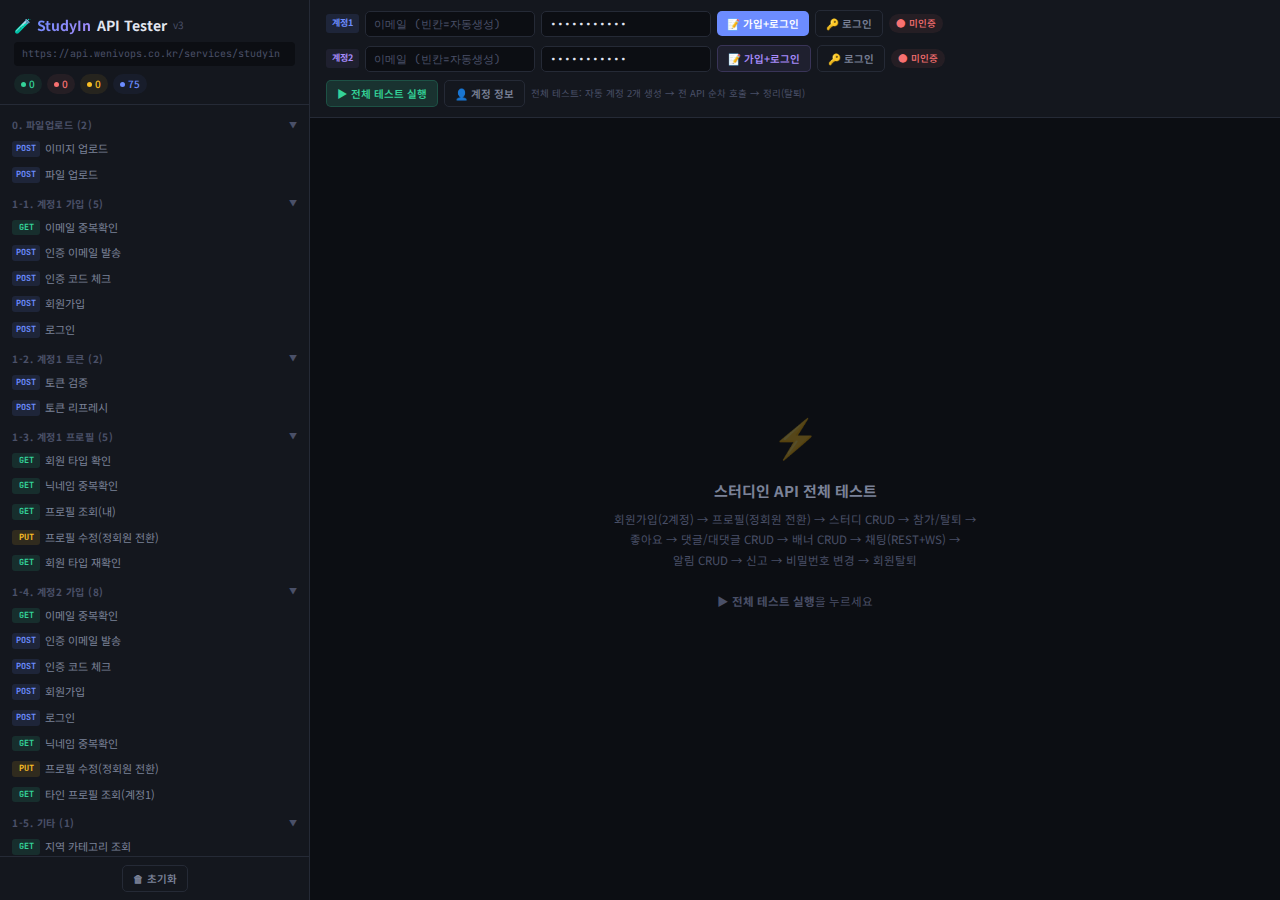
<file: index2.html>
<!doctype html>
<html lang="ko">
  <head>
    <meta charset="UTF-8" />
    <meta name="viewport" content="width=device-width, initial-scale=1.0" />
    <title>스터디인 API 테스터 v3</title>
    <link href="https://fonts.googleapis.com/css2?family=Noto+Sans+KR:wght@300;400;500;700;900&family=JetBrains+Mono:wght@400;500;700&display=swap" rel="stylesheet" />
    <style>
      :root {
        --bg: #0c0e13;
        --surface: #14171e;
        --surface2: #1a1e28;
        --border: #252a36;
        --border-hover: #3a4158;
        --text: #e2e6f0;
        --text-dim: #7b8298;
        --text-muted: #4a5068;
        --accent: #6c8cff;
        --accent-dim: #4a6ae0;
        --green: #34d399;
        --green-bg: rgba(52, 211, 153, 0.08);
        --red: #f87171;
        --red-bg: rgba(248, 113, 113, 0.08);
        --yellow: #fbbf24;
        --yellow-bg: rgba(251, 191, 36, 0.08);
        --purple: #a78bfa;
        --purple-bg: rgba(167, 139, 250, 0.08);
        --blue-bg: rgba(108, 140, 255, 0.06);
      }
      * {
        margin: 0;
        padding: 0;
        box-sizing: border-box;
      }
      body {
        font-family: "Noto Sans KR", sans-serif;
        background: var(--bg);
        color: var(--text);
        line-height: 1.6;
        min-height: 100vh;
      }
      .app {
        display: flex;
        height: 100vh;
        overflow: hidden;
      }

      .sidebar {
        width: 310px;
        min-width: 310px;
        background: var(--surface);
        border-right: 1px solid var(--border);
        display: flex;
        flex-direction: column;
        overflow: hidden;
      }
      .sidebar-header {
        padding: 14px 14px 10px;
        border-bottom: 1px solid var(--border);
      }
      .sidebar-header h1 {
        font-size: 14px;
        font-weight: 700;
        display: flex;
        align-items: center;
        gap: 6px;
      }
      .sidebar-header h1 span {
        background: linear-gradient(135deg, var(--accent), #a78bfa);
        -webkit-background-clip: text;
        -webkit-text-fill-color: transparent;
      }
      .base-url-box {
        font-family: "JetBrains Mono", monospace;
        font-size: 10px;
        color: var(--text-muted);
        margin-top: 6px;
        padding: 4px 8px;
        background: var(--bg);
        border-radius: 4px;
        word-break: break-all;
      }
      .sidebar-stats {
        display: flex;
        gap: 5px;
        margin-top: 8px;
        flex-wrap: wrap;
      }
      .stat-chip {
        font-size: 10px;
        font-weight: 500;
        padding: 2px 7px;
        border-radius: 100px;
        display: flex;
        align-items: center;
        gap: 3px;
      }
      .stat-chip.pass {
        background: var(--green-bg);
        color: var(--green);
      }
      .stat-chip.fail {
        background: var(--red-bg);
        color: var(--red);
      }
      .stat-chip.skip {
        background: var(--yellow-bg);
        color: var(--yellow);
      }
      .stat-chip.pending {
        background: var(--blue-bg);
        color: var(--accent);
      }
      .stat-chip .dot {
        width: 5px;
        height: 5px;
        border-radius: 50%;
        background: currentColor;
      }

      .api-list {
        flex: 1;
        overflow-y: auto;
        padding: 4px;
      }
      .api-list::-webkit-scrollbar {
        width: 3px;
      }
      .api-list::-webkit-scrollbar-thumb {
        background: var(--border);
        border-radius: 3px;
      }
      .api-group-title {
        font-size: 10px;
        font-weight: 700;
        color: var(--text-muted);
        text-transform: uppercase;
        letter-spacing: 0.05em;
        padding: 8px 8px 3px;
        cursor: pointer;
        display: flex;
        align-items: center;
        justify-content: space-between;
        user-select: none;
      }
      .api-group-title:hover {
        color: var(--text-dim);
      }
      .api-group-title .chv {
        transition: transform 0.2s;
        font-size: 8px;
      }
      .api-group-title.collapsed .chv {
        transform: rotate(-90deg);
      }
      .api-group-items {
        overflow: hidden;
      }
      .api-group-title.collapsed + .api-group-items {
        display: none;
      }
      .api-item {
        display: flex;
        align-items: center;
        gap: 5px;
        padding: 4px 8px;
        border-radius: 5px;
        cursor: pointer;
        font-size: 11px;
        color: var(--text-dim);
        transition: all 0.12s;
      }
      .api-item:hover {
        background: var(--surface2);
        color: var(--text);
      }
      .api-item.active {
        background: var(--blue-bg);
        color: var(--accent);
      }
      .api-item .method {
        font-family: "JetBrains Mono", monospace;
        font-size: 8.5px;
        font-weight: 700;
        padding: 1px 4px;
        border-radius: 3px;
        min-width: 28px;
        text-align: center;
        flex-shrink: 0;
      }
      .method-GET {
        background: rgba(52, 211, 153, 0.12);
        color: var(--green);
      }
      .method-POST {
        background: rgba(108, 140, 255, 0.12);
        color: var(--accent);
      }
      .method-PUT {
        background: rgba(251, 191, 36, 0.12);
        color: var(--yellow);
      }
      .method-DELETE {
        background: rgba(248, 113, 113, 0.12);
        color: var(--red);
      }
      .method-WS {
        background: var(--purple-bg);
        color: var(--purple);
      }
      .api-item .sdot {
        width: 6px;
        height: 6px;
        border-radius: 50%;
        margin-left: auto;
        flex-shrink: 0;
      }
      .sdot.pass {
        background: var(--green);
      }
      .sdot.fail {
        background: var(--red);
      }
      .sdot.warn {
        background: var(--yellow);
      }
      .sdot.skip {
        background: var(--text-muted);
      }

      .bottom-bar {
        padding: 8px 12px;
        border-top: 1px solid var(--border);
        background: var(--surface);
        display: flex;
        gap: 6px;
        justify-content: center;
      }

      .main {
        flex: 1;
        display: flex;
        flex-direction: column;
        overflow: hidden;
      }

      /* Toolbar */
      .toolbar {
        padding: 10px 16px;
        border-bottom: 1px solid var(--border);
        background: var(--surface);
        display: flex;
        flex-direction: column;
        gap: 8px;
      }
      .toolbar-row {
        display: flex;
        align-items: center;
        gap: 6px;
        flex-wrap: wrap;
      }
      .toolbar input {
        font-family: "JetBrains Mono", monospace;
        font-size: 11px;
        padding: 5px 8px;
        background: var(--bg);
        border: 1px solid var(--border);
        border-radius: 5px;
        color: var(--text);
        outline: none;
        width: 170px;
      }
      .toolbar input:focus {
        border-color: var(--accent);
      }
      .toolbar input::placeholder {
        color: var(--text-muted);
      }
      .acct-tag {
        font-size: 9px;
        font-weight: 700;
        padding: 2px 6px;
        border-radius: 3px;
        flex-shrink: 0;
      }
      .acct-tag.a1 {
        background: rgba(108, 140, 255, 0.12);
        color: var(--accent);
      }
      .acct-tag.a2 {
        background: var(--purple-bg);
        color: var(--purple);
      }
      .token-status {
        font-size: 9.5px;
        padding: 2px 7px;
        border-radius: 100px;
        font-weight: 500;
        display: flex;
        align-items: center;
        gap: 3px;
        white-space: nowrap;
      }
      .token-status.ok {
        background: var(--green-bg);
        color: var(--green);
      }
      .token-status.no {
        background: var(--red-bg);
        color: var(--red);
      }

      .btn {
        font-family: "Noto Sans KR", sans-serif;
        font-size: 10.5px;
        font-weight: 600;
        padding: 5px 10px;
        border: none;
        border-radius: 5px;
        cursor: pointer;
        display: flex;
        align-items: center;
        gap: 4px;
        transition: all 0.12s;
        white-space: nowrap;
      }
      .btn-primary {
        background: var(--accent);
        color: #fff;
      }
      .btn-primary:hover {
        background: var(--accent-dim);
      }
      .btn-primary:disabled,
      .btn-success:disabled,
      .btn-purple:disabled {
        opacity: 0.4;
        cursor: not-allowed;
      }
      .btn-outline {
        background: transparent;
        color: var(--text-dim);
        border: 1px solid var(--border);
      }
      .btn-outline:hover {
        border-color: var(--border-hover);
        color: var(--text);
      }
      .btn-success {
        background: rgba(52, 211, 153, 0.15);
        color: var(--green);
        border: 1px solid rgba(52, 211, 153, 0.2);
      }
      .btn-success:hover {
        background: rgba(52, 211, 153, 0.25);
      }
      .btn-purple {
        background: var(--purple-bg);
        color: var(--purple);
        border: 1px solid rgba(167, 139, 250, 0.2);
      }
      .btn-purple:hover {
        background: rgba(167, 139, 250, 0.18);
      }

      /* Account Info Panel */
      .acct-panel {
        border-top: 1px solid var(--border);
        background: var(--surface);
        max-height: 350px;
        overflow-y: auto;
        transition: max-height 0.3s;
      }
      .acct-panel.hidden {
        max-height: 0;
        border-top: none;
        overflow: hidden;
      }
      .acct-panel-header {
        display: flex;
        align-items: center;
        justify-content: space-between;
        padding: 8px 16px;
        cursor: pointer;
        user-select: none;
        font-size: 11px;
        font-weight: 600;
        color: var(--text-dim);
      }
      .acct-panel-header:hover {
        color: var(--text);
      }
      .acct-panel-body {
        padding: 0 16px 10px;
        display: flex;
        gap: 12px;
        flex-wrap: wrap;
      }
      .acct-card {
        background: var(--bg);
        border: 1px solid var(--border);
        border-radius: 8px;
        padding: 10px 14px;
        min-width: 280px;
        flex: 1;
      }
      .acct-card h4 {
        font-size: 11px;
        font-weight: 700;
        margin-bottom: 6px;
        display: flex;
        align-items: center;
        gap: 6px;
      }
      .acct-card .info-row {
        font-family: "JetBrains Mono", monospace;
        font-size: 10.5px;
        color: var(--text-dim);
        padding: 2px 0;
        display: flex;
        gap: 8px;
      }
      .acct-card .info-row .lbl {
        color: var(--text-muted);
        min-width: 60px;
      }
      .acct-card .info-row .val {
        word-break: break-all;
        color: var(--text-dim);
      }
      .acct-card .token-val {
        font-size: 9.5px;
        color: var(--text-muted);
        word-break: break-all;
        max-height: 40px;
        overflow-y: auto;
        background: var(--surface);
        padding: 4px 6px;
        border-radius: 4px;
        margin-top: 4px;
      }

      /* Results */
      .results-area {
        flex: 1;
        overflow-y: auto;
        padding: 16px;
      }
      .results-area::-webkit-scrollbar {
        width: 4px;
      }
      .results-area::-webkit-scrollbar-thumb {
        background: var(--border);
        border-radius: 3px;
      }

      .welcome {
        display: flex;
        flex-direction: column;
        align-items: center;
        justify-content: center;
        height: 100%;
        text-align: center;
        color: var(--text-muted);
      }
      .welcome .icon {
        font-size: 38px;
        margin-bottom: 12px;
        opacity: 0.3;
      }
      .welcome h2 {
        font-size: 15px;
        color: var(--text-dim);
        margin-bottom: 6px;
      }
      .welcome p {
        font-size: 11.5px;
        max-width: 420px;
        line-height: 1.8;
      }

      .result-card {
        background: var(--surface);
        border: 1px solid var(--border);
        border-radius: 8px;
        margin-bottom: 6px;
        overflow: hidden;
        animation: si 0.18s ease-out;
      }
      @keyframes si {
        from {
          opacity: 0;
          transform: translateY(4px);
        }
        to {
          opacity: 1;
          transform: translateY(0);
        }
      }
      .result-header {
        display: flex;
        align-items: center;
        gap: 6px;
        padding: 8px 12px;
        cursor: pointer;
        user-select: none;
      }
      .result-header:hover {
        background: var(--surface2);
      }
      .result-header .method {
        font-family: "JetBrains Mono", monospace;
        font-size: 9px;
        font-weight: 700;
        padding: 2px 5px;
        border-radius: 3px;
      }
      .result-header .aname {
        font-size: 10.5px;
        color: var(--text-dim);
        max-width: 130px;
        overflow: hidden;
        text-overflow: ellipsis;
        white-space: nowrap;
        flex-shrink: 0;
      }
      .result-header .path {
        font-family: "JetBrains Mono", monospace;
        font-size: 10.5px;
        color: var(--text-muted);
        flex: 1;
        overflow: hidden;
        text-overflow: ellipsis;
        white-space: nowrap;
      }
      .result-header .sbadge {
        font-family: "JetBrains Mono", monospace;
        font-size: 10px;
        font-weight: 700;
        padding: 2px 7px;
        border-radius: 100px;
      }
      .s2xx {
        background: var(--green-bg);
        color: var(--green);
      }
      .s4xx {
        background: var(--yellow-bg);
        color: var(--yellow);
      }
      .s5xx {
        background: var(--red-bg);
        color: var(--red);
      }
      .serr {
        background: var(--red-bg);
        color: var(--red);
      }
      .sskip {
        background: var(--yellow-bg);
        color: var(--yellow);
      }
      .result-header .time {
        font-family: "JetBrains Mono", monospace;
        font-size: 9.5px;
        color: var(--text-muted);
      }
      .result-body {
        padding: 10px 12px;
        display: none;
      }
      .result-body.open {
        display: block;
      }
      .result-body pre {
        font-family: "JetBrains Mono", monospace;
        font-size: 10.5px;
        line-height: 1.5;
        color: var(--text-dim);
        white-space: pre-wrap;
        word-break: break-all;
        max-height: 300px;
        overflow-y: auto;
        padding: 8px;
        background: var(--bg);
        border-radius: 5px;
        border: 1px solid var(--border);
      }
      .result-body .lbl {
        font-size: 9.5px;
        font-weight: 600;
        color: var(--text-muted);
        text-transform: uppercase;
        letter-spacing: 0.05em;
        margin: 8px 0 3px;
      }
      .result-body .lbl:first-child {
        margin-top: 0;
      }
      .rnote {
        font-size: 10.5px;
        color: var(--text-dim);
        padding: 6px 10px;
        border-radius: 5px;
        border-left: 3px solid var(--yellow);
        margin-top: 6px;
        background: var(--yellow-bg);
      }
      .rnote.info {
        background: var(--blue-bg);
        border-left-color: var(--accent);
      }

      .progress-bar {
        height: 3px;
        background: var(--border);
        border-radius: 2px;
        margin: 0 16px;
        overflow: hidden;
        display: none;
      }
      .progress-bar.active {
        display: block;
      }
      .progress-fill {
        height: 100%;
        background: linear-gradient(90deg, var(--accent), var(--green));
        border-radius: 2px;
        transition: width 0.3s;
        width: 0%;
      }

      .summary-card {
        background: var(--surface);
        border: 1px solid var(--border);
        border-radius: 8px;
        padding: 14px 18px;
        margin-bottom: 14px;
        display: flex;
        gap: 16px;
        align-items: center;
      }
      .summary-stat {
        text-align: center;
      }
      .summary-stat .num {
        font-family: "JetBrains Mono", monospace;
        font-size: 22px;
        font-weight: 700;
      }
      .summary-stat .slbl {
        font-size: 9.5px;
        color: var(--text-muted);
      }
      .summary-stat .num.green {
        color: var(--green);
      }
      .summary-stat .num.red {
        color: var(--red);
      }
      .summary-stat .num.yellow {
        color: var(--yellow);
      }
      .summary-divider {
        width: 1px;
        height: 32px;
        background: var(--border);
      }
      .spinner {
        width: 11px;
        height: 11px;
        border: 2px solid var(--border);
        border-top-color: var(--accent);
        border-radius: 50%;
        animation: sp 0.6s linear infinite;
        display: inline-block;
      }
      @keyframes sp {
        to {
          transform: rotate(360deg);
        }
      }
    </style>
  </head>
  <body>
    <div class="app">
      <div class="sidebar">
        <div class="sidebar-header">
          <h1>🧪 <span>StudyIn</span> API Tester <small style="font-size: 10px; color: var(--text-muted); font-weight: 400">v3</small></h1>
          <div class="base-url-box">https://api.wenivops.co.kr/services/studyin</div>
          <div class="sidebar-stats">
            <div class="stat-chip pass">
              <div class="dot"></div>
              <span id="sPass">0</span>
            </div>
            <div class="stat-chip fail">
              <div class="dot"></div>
              <span id="sFail">0</span>
            </div>
            <div class="stat-chip skip">
              <div class="dot"></div>
              <span id="sSkip">0</span>
            </div>
            <div class="stat-chip pending">
              <div class="dot"></div>
              <span id="sPend">0</span>
            </div>
          </div>
        </div>
        <div class="api-list" id="apiList"></div>
        <div class="bottom-bar">
          <button class="btn btn-outline" onclick="clearAll()">🗑 초기화</button>
        </div>
      </div>

      <div class="main">
        <div class="toolbar">
          <div class="toolbar-row">
            <span class="acct-tag a1">계정1</span>
            <input id="e1" placeholder="이메일 (빈칸=자동생성)" />
            <input id="p1" type="password" placeholder="비밀번호" value="Test1234!@#" />
            <button class="btn btn-primary" onclick="manualRegister(1)">📝 가입+로그인</button>
            <button class="btn btn-outline" onclick="manualLogin(1)">🔑 로그인</button>
            <div class="token-status no" id="ts1">● 미인증</div>
          </div>
          <div class="toolbar-row">
            <span class="acct-tag a2">계정2</span>
            <input id="e2" placeholder="이메일 (빈칸=자동생성)" />
            <input id="p2" type="password" placeholder="비밀번호" value="Test1234!@#" />
            <button class="btn btn-purple" onclick="manualRegister(2)">📝 가입+로그인</button>
            <button class="btn btn-outline" onclick="manualLogin(2)">🔑 로그인</button>
            <div class="token-status no" id="ts2">● 미인증</div>
          </div>
          <div class="toolbar-row">
            <button class="btn btn-success" id="runBtn" onclick="runAll()">▶ 전체 테스트 실행</button>
            <button class="btn btn-outline" onclick="toggleAcctPanel()">👤 계정 정보</button>
            <span style="font-size: 9.5px; color: var(--text-muted)">전체 테스트: 자동 계정 2개 생성 → 전 API 순차 호출 → 정리(탈퇴)</span>
          </div>
        </div>

        <!-- Account Info Panel -->
        <div class="acct-panel hidden" id="acctPanel">
          <div class="acct-panel-header" onclick="toggleAcctPanel()">📋 계정 상세 정보 <span>▲</span></div>
          <div class="acct-panel-body" id="acctPanelBody"></div>
        </div>

        <div class="progress-bar" id="pbar"><div class="progress-fill" id="pfill"></div></div>
        <div class="results-area" id="resArea">
          <div class="welcome" id="welc">
            <div class="icon">⚡</div>
            <h2>스터디인 API 전체 테스트</h2>
            <p>
              회원가입(2계정) → 프로필(정회원 전환) → 스터디 CRUD → 참가/탈퇴 →<br />
              좋아요 → 댓글/대댓글 CRUD → 배너 CRUD → 채팅(REST+WS) →<br />
              알림 CRUD → 신고 → 비밀번호 변경 → 회원탈퇴<br /><br />
              <strong>▶ 전체 테스트 실행</strong>을 누르세요
            </p>
          </div>
        </div>
      </div>
    </div>

    <script>
      const BASE = "https://api.wenivops.co.kr/services/studyin";
      const LS_KEY = "studyin_api_tester";

      // ── State ──
      const A = {
        1: { email: "", pw: "", token: "", refresh: "", pk: null, nick: "", name: "" },
        2: { email: "", pw: "", token: "", refresh: "", pk: null, nick: "", name: "" },
      };
      let D = {}; // testData: studyId, commentId, recommentId, bannerId, notiId, a1Regular, a2Regular
      let R = {}; // results
      let acctHistory = []; // 생성된 계정 이력

      const now = () => Date.now();
      const rEmail = () => `tester_${now()}_${Math.random().toString(36).slice(2, 5)}@test.com`;
      const rNick = () => `닉_${now().toString().slice(-8)}_${Math.random().toString(36).slice(2, 5)}`;
      const rName = (n) => `테스터${n}_${now().toString().slice(-6)}_${Math.random().toString(36).slice(2, 4)}`;
      const rPhone = () => `010-${String(Math.floor(Math.random() * 9000) + 1000)}-${String(Math.floor(Math.random() * 9000) + 1000)}`;

      // ── localStorage ──
      function saveToLS() {
        try {
          const data = { accounts: A, history: acctHistory, savedAt: new Date().toISOString() };
          localStorage.setItem(LS_KEY, JSON.stringify(data));
        } catch (e) {
          console.warn("localStorage 저장 실패:", e);
        }
      }

      function loadFromLS() {
        try {
          const raw = localStorage.getItem(LS_KEY);
          if (!raw) return false;
          const data = JSON.parse(raw);
          if (data.accounts) {
            [1, 2].forEach((n) => {
              if (data.accounts[n]) {
                Object.assign(A[n], data.accounts[n]);
                document.getElementById(`e${n}`).value = A[n].email || "";
                document.getElementById(`p${n}`).value = A[n].pw || "";
                upUI(n);
              }
            });
          }
          if (data.history) acctHistory = data.history;
          return true;
        } catch (e) {
          console.warn("localStorage 로드 실패:", e);
          return false;
        }
      }

      function addToHistory(n) {
        const a = A[n];
        if (!a.email) return;
        // 중복 제거
        acctHistory = acctHistory.filter((h) => h.email !== a.email);
        acctHistory.unshift({ email: a.email, pw: a.pw, pk: a.pk, nick: a.nick, name: a.name, createdAt: new Date().toISOString() });
        if (acctHistory.length > 20) acctHistory = acctHistory.slice(0, 20);
        saveToLS();
      }

      function clearLS() {
        localStorage.removeItem(LS_KEY);
        acctHistory = [];
        alert("저장된 계정 정보가 삭제되었습니다.");
        updateAcctPanel();
      }

      // ── fetch wrapper ──
      async function api(method, path, { body, token } = {}) {
        const url = BASE + path;
        const h = {};
        if (token) h["Authorization"] = `Bearer ${token}`;
        const o = { method, headers: h };
        if (body && (method === "POST" || method === "PUT")) {
          h["Content-Type"] = "application/json";
          o.body = JSON.stringify(body);
        }
        const t0 = performance.now();
        try {
          const r = await fetch(url, o);
          const ms = Math.round(performance.now() - t0);
          const txt = await r.text();
          let d;
          try {
            d = JSON.parse(txt);
          } catch {
            d = txt;
          }
          return { ok: r.ok, status: r.status, data: d, ms, url, method, path, reqBody: body || null };
        } catch (e) {
          return { ok: false, status: 0, data: { error: e.message }, ms: Math.round(performance.now() - t0), url, method, path, err: true };
        }
      }

      function SKIP(msg, m, p) {
        return { ok: true, status: 0, data: { detail: "SKIP: " + msg }, ms: 0, method: m, path: p, skip: true };
      }

      // ── 자동 생성 헬퍼 함수 ──
      async function ensureStudy(token) {
        if (D.studyId) return true;
        // 기존 스터디 목록에서 가져오기 시도
        const listRes = await api("GET", "/study/");
        if (listRes.ok && listRes.data?.results?.length) {
          D.studyId = listRes.data.results[0].id;
          D.studyCreatorToken = null; // 기존 스터디는 생성자 알 수 없음
          return true;
        }
        // 없으면 새로 생성
        const r = await api("POST", "/study/", {
          token,
          body: {
            title: `자동생성 스터디 ${now()}`,
            thumbnail: "/media/img/study/thumbnail/default.jpg",
            is_offline: false,
            recruitment: 5,
            study_info: "테스트용 자동 생성 스터디",
            study_day: [{ id: 1, name: "월" }],
            start_date: "2026-12-01",
            term: 4,
            start_time: "19:00:00",
            end_time: "21:00:00",
            difficulty: { id: 1, name: "초급" },
            subject: { id: 1, name: "개념학습" },
            search_tag: [{ name: "Python" }],
          },
        });
        if (r.ok) {
          D.studyId = r.data.id;
          D.studyCreatorToken = token; // 생성자 토큰 저장
          return true;
        }
        return false;
      }

      async function ensureComment(token) {
        if (D.commentId) return true;
        if (!D.studyId) return false;
        const r = await api("POST", `/study/${D.studyId}/comment/`, {
          token,
          body: { content: "자동생성 댓글", is_secret: false }
        });
        if (r.ok) {
          D.commentId = r.data.id;
          return true;
        }
        return false;
      }

      async function ensureRecomment(token) {
        if (D.recommentId) return true;
        if (!D.studyId || !D.commentId) return false;
        const r = await api("POST", `/study/${D.studyId}/comment/${D.commentId}/recomment/`, {
          token,
          body: { content: "자동생성 대댓글", is_secret: false }
        });
        if (r.ok) {
          D.recommentId = r.data.id || r.data.recomment_id;
          return true;
        }
        return false;
      }

      // ── Test Scenario (모든 API) ──
      function scenario() {
        const a1 = () => A[1],
          a2 = () => A[2];
        return [
          // ====== 0. 파일 업로드 ======
          { g: "0. 파일업로드", id: "img-up", n: "이미지 업로드", m: "POST", skip: true, run: async () => SKIP("파일 선택 필요", "POST", "/file-uploader/image/") },
          { g: "0. 파일업로드", id: "file-up", n: "파일 업로드", m: "POST", skip: true, run: async () => SKIP("파일 선택 필요", "POST", "/file-uploader/file/") },

          // ====== 1. 계정1 회원가입 플로우 ======
          { g: "1-1. 계정1 가입", id: "a1-echk", n: "이메일 중복확인", m: "GET", run: async () => api("GET", `/accounts/emails/check/?email=${a1().email}`) },
          { g: "1-1. 계정1 가입", id: "a1-esend", n: "인증 이메일 발송", m: "POST", run: async () => api("POST", "/accounts/email-verifications/", { body: { email: a1().email } }) },
          {
            g: "1-1. 계정1 가입",
            id: "a1-everify",
            n: "인증 코드 체크",
            m: "POST",
            run: async () => api("POST", "/accounts/email-verifications/verify/", { body: { email: a1().email, verification_number: "123456" } }),
          },
          { g: "1-1. 계정1 가입", id: "a1-reg", n: "회원가입", m: "POST", run: async () => api("POST", "/accounts/register/", { body: { email: a1().email, password: a1().pw } }) },
          {
            g: "1-1. 계정1 가입",
            id: "a1-login",
            n: "로그인",
            m: "POST",
            run: async () => {
              const r = await api("POST", "/accounts/login/", { body: { email: a1().email, password: a1().pw } });
              if (r.ok) {
                a1().token = r.data.access_token;
                a1().refresh = r.data.refresh_token;
                // pk를 여러 가능한 필드에서 추출
                a1().pk = r.data.user?.pk || r.data.user?.id || r.data.pk || r.data.id;
                console.log("[로그인 응답]", JSON.stringify(r.data, null, 2));
                addToHistory(1);
                upUI(1);
              }
              return r;
            },
          },

          // ====== 1. 계정1 토큰 ======
          { g: "1-2. 계정1 토큰", id: "a1-tver", n: "토큰 검증", m: "POST", run: async () => api("POST", "/accounts/token/verify/", { body: { token: a1().token } }) },
          {
            g: "1-2. 계정1 토큰",
            id: "a1-tref",
            n: "토큰 리프레시",
            m: "POST",
            run: async () => {
              const r = await api("POST", "/accounts/token/refresh/", { body: { refresh: a1().refresh } });
              if (r.ok && r.data.access) a1().token = r.data.access;
              return r;
            },
          },

          // ====== 1. 계정1 프로필 (정회원 전환) ======
          { g: "1-3. 계정1 프로필", id: "a1-mtype", n: "회원 타입 확인", m: "GET", run: async () => api("GET", "/accounts/members/type/", { token: a1().token }) },
          {
            g: "1-3. 계정1 프로필",
            id: "a1-nchk",
            n: "닉네임 중복확인",
            m: "GET",
            run: async () => {
              a1().nick = rNick();
              return api("GET", `/accounts/nicknames/?nickname=${a1().nick}`);
            },
          },
          { g: "1-3. 계정1 프로필", id: "a1-pget", n: "프로필 조회(내)", m: "GET", run: async () => a1().pk ? api("GET", `/accounts/profiles/${a1().pk}/`, { token: a1().token }) : SKIP("pk 없음", "GET", "/accounts/profiles/") },
          {
            g: "1-3. 계정1 프로필",
            id: "a1-pupd",
            n: "프로필 수정(정회원 전환)",
            m: "PUT",
            note: "name, nickname, phone 필수 → 정회원 전환",
            run: async () => {
              if (!a1().pk) return SKIP("pk 없음 (로그인 실패)", "PUT", "/accounts/profiles/");
              a1().name = rName(1);
              const r = await api("PUT", `/accounts/profiles/${a1().pk}/`, {
                token: a1().token,
                body: {
                  name: a1().name,
                  nickname: a1().nick,
                  phone: rPhone(),
                  introduction: "API 테스트 계정1",
                  preferred_region: { id: 1 },
                },
              });
              if (r.ok) D.a1Regular = true;
              return r;
            },
          },
          { g: "1-3. 계정1 프로필", id: "a1-mtype2", n: "회원 타입 재확인", m: "GET", note: "정회원 전환 확인", run: async () => api("GET", "/accounts/members/type/", { token: a1().token }) },

          // ====== 1. 계정2 회원가입 플로우 ======
          { g: "1-4. 계정2 가입", id: "a2-echk", n: "이메일 중복확인", m: "GET", run: async () => api("GET", `/accounts/emails/check/?email=${a2().email}`) },
          { g: "1-4. 계정2 가입", id: "a2-esend", n: "인증 이메일 발송", m: "POST", run: async () => api("POST", "/accounts/email-verifications/", { body: { email: a2().email } }) },
          {
            g: "1-4. 계정2 가입",
            id: "a2-everify",
            n: "인증 코드 체크",
            m: "POST",
            run: async () => api("POST", "/accounts/email-verifications/verify/", { body: { email: a2().email, verification_number: "123456" } }),
          },
          { g: "1-4. 계정2 가입", id: "a2-reg", n: "회원가입", m: "POST", run: async () => api("POST", "/accounts/register/", { body: { email: a2().email, password: a2().pw } }) },
          {
            g: "1-4. 계정2 가입",
            id: "a2-login",
            n: "로그인",
            m: "POST",
            run: async () => {
              const r = await api("POST", "/accounts/login/", { body: { email: a2().email, password: a2().pw } });
              if (r.ok) {
                a2().token = r.data.access_token;
                a2().refresh = r.data.refresh_token;
                // pk를 여러 가능한 필드에서 추출
                a2().pk = r.data.user?.pk || r.data.user?.id || r.data.pk || r.data.id;
                console.log("[계정2 로그인 응답]", JSON.stringify(r.data, null, 2));
                addToHistory(2);
                upUI(2);
              }
              return r;
            },
          },
          {
            g: "1-4. 계정2 가입",
            id: "a2-nchk",
            n: "닉네임 중복확인",
            m: "GET",
            run: async () => {
              a2().nick = rNick();
              return api("GET", `/accounts/nicknames/?nickname=${a2().nick}`);
            },
          },
          {
            g: "1-4. 계정2 가입",
            id: "a2-pupd",
            n: "프로필 수정(정회원 전환)",
            m: "PUT",
            run: async () => {
              if (!a2().pk) return SKIP("pk 없음 (로그인 실패)", "PUT", "/accounts/profiles/");
              a2().name = rName(2);
              const r = await api("PUT", `/accounts/profiles/${a2().pk}/`, {
                token: a2().token,
                body: {
                  name: a2().name,
                  nickname: a2().nick,
                  phone: rPhone(),
                  introduction: "API 테스트 계정2",
                  preferred_region: { id: 1 },
                },
              });
              if (r.ok) D.a2Regular = true;
              return r;
            },
          },
          { g: "1-4. 계정2 가입", id: "a2-pother", n: "타인 프로필 조회(계정1)", m: "GET", run: async () => a1().pk ? api("GET", `/accounts/profiles/${a1().pk}/`, { token: a2().token }) : SKIP("계정1 pk 없음", "GET", "/accounts/profiles/") },

          // ====== 1. 지역 ======
          { g: "1-5. 기타", id: "regions", n: "지역 카테고리 조회", m: "GET", run: async () => api("GET", "/accounts/regions/") },

          // ====== 2. 스터디 카테고리 ======
          { g: "2-1. 스터디 카테고리", id: "st-subj", n: "주제 카테고리", m: "GET", run: async () => api("GET", "/study/subject/") },
          { g: "2-1. 스터디 카테고리", id: "st-diff", n: "난이도 카테고리", m: "GET", run: async () => api("GET", "/study/difficulty/") },
          { g: "2-1. 스터디 카테고리", id: "st-tag", n: "검색 태그", m: "GET", run: async () => api("GET", "/study/searchtag/") },

          // ====== 2. 스터디 CRUD ======
          {
            g: "2-2. 스터디 CRUD",
            id: "st-create",
            n: "스터디 만들기(계정1)",
            m: "POST",
            note: "정회원만 가능 (준회원이면 기존 스터디 사용)",
            run: async () => {
              const r = await api("POST", "/study/", {
                token: a1().token,
                body: {
                  title: `테스트 스터디 ${now()}`,
                  thumbnail: "/media/img/study/thumbnail/default.jpg",
                  is_offline: false,
                  recruitment: 5,
                  study_info: "API 자동 테스트 스터디",
                  study_day: [{ id: 1, name: "월" }],
                  start_date: "2026-12-01",
                  term: 4,
                  start_time: "19:00:00",
                  end_time: "21:00:00",
                  difficulty: { id: 1, name: "초급" },
                  subject: { id: 1, name: "개념학습" },
                  search_tag: [{ name: "Python" }],
                },
              });
              if (r.ok) {
                D.studyId = r.data.id;
                D.studyCreatorToken = a1().token; // 생성자 토큰 저장
              }
              // 실패해도 기존 스터디 목록에서 가져오기 (이후 테스트 진행 위해)
              if (!r.ok && !D.studyId) {
                const listRes = await api("GET", "/study/");
                if (listRes.ok && listRes.data?.results?.length) {
                  D.studyId = listRes.data.results[0].id;
                  D.studyCreatorToken = null; // 기존 스터디는 생성자 알 수 없음
                }
              }
              return r;
            },
          },
          {
            g: "2-2. 스터디 CRUD",
            id: "st-list",
            n: "스터디 전체 조회",
            m: "GET",
            run: async () => {
              const r = await api("GET", "/study/");
              if (r.ok && !D.studyId && r.data?.results?.length) D.studyId = r.data.results[0].id;
              return r;
            },
          },
          { g: "2-2. 스터디 CRUD", id: "st-list2", n: "스터디 리스트(list/)", m: "GET", run: async () => api("GET", "/study/list/") },
          { g: "2-2. 스터디 CRUD", id: "st-detail", n: "스터디 상세", m: "GET", run: async () => {
            if (!D.studyId) await ensureStudy(a1().token);
            return D.studyId ? api("GET", `/study/${D.studyId}/`) : SKIP("스터디 없음", "GET", "");
          }},
          { g: "2-2. 스터디 CRUD", id: "st-search", n: "스터디 검색", m: "GET", run: async () => api("GET", "/study/?search=Python") },
          { g: "2-2. 스터디 CRUD", id: "st-update", n: "스터디 수정(생성자)", m: "PUT", run: async () => {
            if (!D.studyId) await ensureStudy(a1().token);
            if (!D.studyId) return SKIP("스터디 없음", "PUT", "");
            if (!D.studyCreatorToken) return SKIP("기존 스터디(생성자 아님)", "PUT", `/study/${D.studyId}/`);
            return api("PUT", `/study/${D.studyId}/`, {
              token: D.studyCreatorToken,
              body: {
                title: `수정됨 ${now()}`,
                study_info: "수정된 스터디 설명"
              }
            });
          }},
          { g: "2-2. 스터디 CRUD", id: "st-my", n: "내가 만든 스터디", m: "GET", run: async () => api("GET", "/study/my-study/", { token: a1().token }) },
          { g: "2-2. 스터디 CRUD", id: "st-parting", n: "참여중인 스터디", m: "GET", run: async () => api("GET", "/study/my-participating-study/", { token: a1().token }) },
          { g: "2-2. 스터디 CRUD", id: "st-closed", n: "마감된 스터디", m: "GET", run: async () => api("GET", "/study/my-closed-study/", { token: a1().token }) },

          // ====== 2. 참가 ======
          { g: "2-3. 참가/탈퇴", id: "st-parti-before", n: "참가자 조회(전)", m: "GET", run: async () => {
            if (!D.studyId) await ensureStudy(a1().token);
            return D.studyId ? api("GET", `/study/${D.studyId}/participate/`) : SKIP("스터디 없음", "GET", "");
          }},
          { g: "2-3. 참가/탈퇴", id: "st-join", n: "스터디 참가(계정2)", m: "POST", note: "정회원만 가능", run: async () => {
            if (!D.studyId) await ensureStudy(a1().token);
            if (!D.studyId) return SKIP("스터디 생성 실패", "POST", "");
            return api("POST", `/study/${D.studyId}/participate/`, { token: a2().token });
          }},
          { g: "2-3. 참가/탈퇴", id: "st-parti-after", n: "참가자 조회(후)", m: "GET", run: async () => {
            return D.studyId ? api("GET", `/study/${D.studyId}/participate/`) : SKIP("스터디 없음", "GET", "");
          }},

          // ====== 2. 좋아요 ======
          { g: "2-4. 좋아요", id: "st-like", n: "좋아요(계정2)", m: "POST", run: async () => {
            if (!D.studyId) await ensureStudy(a1().token);
            return D.studyId ? api("POST", `/study/${D.studyId}/like/`, { token: a2().token }) : SKIP("스터디 없음", "POST", "");
          }},
          { g: "2-4. 좋아요", id: "st-liked", n: "좋아요 조회", m: "GET", skip: true, run: async () => {
            return SKIP("GET 미지원 (백엔드 확인 필요)", "GET", `/study/{id}/like/`);
          }},
          { g: "2-4. 좋아요", id: "st-unlike", n: "좋아요 취소(계정2)", m: "DELETE", run: async () => {
            return D.studyId ? api("DELETE", `/study/${D.studyId}/like/`, { token: a2().token }) : SKIP("스터디 없음", "DELETE", "");
          }},

          // ====== 3. 댓글 ======
          {
            g: "3-1. 댓글",
            id: "cm-create1",
            n: "댓글 작성(계정1)",
            m: "POST",
            note: "정회원만 가능",
            run: async () => {
              if (!D.studyId) await ensureStudy(a1().token);
              if (!D.studyId) return SKIP("스터디 생성 실패", "POST", "");
              const r = await api("POST", `/study/${D.studyId}/comment/`, { token: a1().token, body: { content: "계정1 댓글", is_secret: false } });
              if (r.ok) D.commentId = r.data.id;
              return r;
            },
          },
          {
            g: "3-1. 댓글",
            id: "cm-create2",
            n: "댓글 작성(계정2)",
            m: "POST",
            note: "정회원만 가능",
            run: async () => {
              if (!D.studyId) await ensureStudy(a1().token);
              if (!D.studyId) return SKIP("스터디 생성 실패", "POST", "");
              const r = await api("POST", `/study/${D.studyId}/comment/`, { token: a2().token, body: { content: "계정2 댓글", is_secret: false } });
              if (r.ok) D.comment2Id = r.data.id;
              return r;
            },
          },
          {
            g: "3-1. 댓글",
            id: "cm-secret",
            n: "비밀 댓글(계정2)",
            m: "POST",
            note: "정회원만 가능",
            run: async () => {
              if (!D.studyId) await ensureStudy(a1().token);
              if (!D.studyId) return SKIP("스터디 생성 실패", "POST", "");
              return api("POST", `/study/${D.studyId}/comment/`, { token: a2().token, body: { content: "비밀 댓글", is_secret: true } });
            },
          },
          { g: "3-1. 댓글", id: "cm-list", n: "댓글 목록", m: "GET", run: async () => {
            if (!D.studyId) await ensureStudy(a1().token);
            return D.studyId ? api("GET", `/study/${D.studyId}/comment/`) : SKIP("스터디 없음", "GET", "");
          }},
          { g: "3-1. 댓글", id: "cm-detail", n: "댓글 상세", m: "GET", run: async () => {
            if (!D.studyId) await ensureStudy(a1().token);
            if (!D.commentId) await ensureComment(a1().token);
            return (D.studyId && D.commentId) ? api("GET", `/study/${D.studyId}/comment/${D.commentId}/`) : SKIP("댓글 생성 실패", "GET", "");
          }},
          {
            g: "3-1. 댓글",
            id: "cm-update",
            n: "댓글 수정(계정1)",
            m: "PUT",
            run: async () => {
              if (!D.studyId) await ensureStudy(a1().token);
              if (!D.commentId) await ensureComment(a1().token);
              return (D.studyId && D.commentId) ? api("PUT", `/study/${D.studyId}/comment/${D.commentId}/`, { token: a1().token, body: { content: "수정된 댓글", is_secret: false } }) : SKIP("댓글 생성 실패", "PUT", "");
            },
          },

          // ====== 3. 대댓글 ======
          {
            g: "3-2. 대댓글",
            id: "rc-create",
            n: "대댓글 작성(계정2)",
            m: "POST",
            note: "정회원만 가능",
            run: async () => {
              if (!D.studyId) await ensureStudy(a1().token);
              if (!D.commentId) await ensureComment(a1().token);
              if (!D.studyId || !D.commentId) return SKIP("스터디/댓글 생성 실패", "POST", "");
              const r = await api("POST", `/study/${D.studyId}/comment/${D.commentId}/recomment/`, { token: a2().token, body: { content: "대댓글 테스트", is_secret: false } });
              if (r.ok) D.recommentId = r.data.id || r.data.recomment_id;
              return r;
            },
          },
          {
            g: "3-2. 대댓글",
            id: "rc-tagged",
            n: "태그 대댓글(계정1→계정2)",
            m: "POST",
            note: "정회원만 가능",
            run: async () => {
              if (!D.studyId) await ensureStudy(a1().token);
              if (!D.commentId) await ensureComment(a1().token);
              if (!D.studyId || !D.commentId) return SKIP("스터디/댓글 생성 실패", "POST", "");
              return api("POST", `/study/${D.studyId}/comment/${D.commentId}/recomment/`, { token: a1().token, body: { content: "태그 대댓글", is_secret: false, tagged_user: a2().pk } });
            },
          },
          { g: "3-2. 대댓글", id: "rc-list", n: "대댓글 목록", m: "GET", run: async () => {
            if (!D.studyId) await ensureStudy(a1().token);
            if (!D.commentId) await ensureComment(a1().token);
            return (D.studyId && D.commentId) ? api("GET", `/study/${D.studyId}/comment/${D.commentId}/recomment/`) : SKIP("스터디/댓글 없음", "GET", "");
          }},
          {
            g: "3-2. 대댓글",
            id: "rc-detail",
            n: "대댓글 상세",
            m: "GET",
            run: async () => {
              if (!D.studyId) await ensureStudy(a1().token);
              if (!D.commentId) await ensureComment(a1().token);
              if (!D.recommentId) await ensureRecomment(a2().token);
              return (D.studyId && D.commentId && D.recommentId) ? api("GET", `/study/${D.studyId}/comment/${D.commentId}/recomment/${D.recommentId}/`) : SKIP("대댓글 생성 실패", "GET", "");
            },
          },
          {
            g: "3-2. 대댓글",
            id: "rc-update",
            n: "대댓글 수정(계정2)",
            m: "PUT",
            run: async () => {
              if (!D.studyId) await ensureStudy(a1().token);
              if (!D.commentId) await ensureComment(a1().token);
              if (!D.recommentId) await ensureRecomment(a2().token);
              return (D.studyId && D.commentId && D.recommentId) ? api("PUT", `/study/${D.studyId}/comment/${D.commentId}/recomment/${D.recommentId}/`, { token: a2().token, body: { content: "수정 대댓글", is_secret: false } }) : SKIP("대댓글 생성 실패", "PUT", "");
            },
          },
          // ====== 4. 배너 ======
          {
            g: "4. 배너",
            id: "bn-create",
            n: "배너 등록",
            m: "POST",
            run: async () => {
              const r = await api("POST", "/banners/", {
                token: a1().token,
                body: {
                  title: `배너 ${now()}`,
                  sub_text: "테스트 배너",
                  img: "/media/img/banner/test.jpg",
                  background: "#FFFFFF",
                  color: "#000",
                  link: "https://studyin.co.kr",
                },
              });
              if (r.ok) D.bannerId = r.data.id;
              return r;
            },
          },
          { g: "4. 배너", id: "bn-list", n: "배너 조회", m: "GET", run: async () => api("GET", "/banners/", { token: a1().token }) },
          {
            g: "4. 배너",
            id: "bn-update",
            n: "배너 수정",
            m: "PUT",
            run: async () => (D.bannerId ? api("PUT", `/banners/${D.bannerId}/`, { token: a1().token, body: { title: `수정 배너 ${now()}` } }) : SKIP("배너ID 없음", "PUT", "")),
          },
          {
            g: "4. 배너",
            id: "bn-delete",
            n: "배너 삭제",
            m: "DELETE",
            run: async () => (D.bannerId ? api("DELETE", `/banners/${D.bannerId}/`, { token: a1().token }) : SKIP("배너ID 없음", "DELETE", "")),
          },

          // ====== 5. 채팅 REST (스터디 참가자만 가능) ======

          // ====== 5. 웹소켓 (스터디 참가자만 가능) ======
          {
            g: "5. 채팅",
            id: "ws-test",
            n: "웹소켓 연결+메시지(참가자)",
            m: "WS",
            run: async () => {
              if (!D.studyId) await ensureStudy(a1().token);
              if (!D.studyId) return SKIP("스터디 없음", "WS", "");
              return new Promise((resolve) => {
                try {
                  const wsUrl = `wss://api.wenivops.co.kr/services/studyin-chat/ws/study/${D.studyId}/?token=${a2().token}`;
                  const ws = new WebSocket(wsUrl);
                  let done = false;
                  const to = setTimeout(() => {
                    if (!done) {
                      done = true;
                      ws.close();
                      resolve({ ok: false, status: 0, data: { error: "타임아웃 5초" }, ms: 5000, method: "WS", path: `ws/study/${D.studyId}/` });
                    }
                  }, 5000);
                  ws.onopen = () => ws.send(JSON.stringify({ type: "text", message: "자동 테스트 메시지" }));
                  ws.onmessage = (e) => {
                    if (!done) {
                      done = true;
                      clearTimeout(to);
                      let d;
                      try {
                        d = JSON.parse(e.data);
                      } catch {
                        d = e.data;
                      }
                      ws.close();
                      resolve({ ok: true, status: 101, data: d, ms: 0, method: "WS", path: `ws/study/${D.studyId}/` });
                    }
                  };
                  ws.onerror = () => {
                    if (!done) {
                      done = true;
                      clearTimeout(to);
                      resolve({ ok: false, status: 0, data: { error: "WS 연결 실패" }, ms: 0, method: "WS", path: `ws/study/${D.studyId}/` });
                    }
                  };
                  ws.onclose = (ev) => {
                    if (!done) {
                      done = true;
                      clearTimeout(to);
                      resolve({ ok: ev.code === 1000 || ev.code === 1005, status: ev.code, data: { code: ev.code, reason: ev.reason || "닫힘" }, ms: 0, method: "WS", path: `ws/study/${D.studyId}/` });
                    }
                  };
                } catch (e) {
                  resolve({ ok: false, status: 0, data: { error: e.message }, ms: 0, method: "WS", path: "ws/" });
                }
              });
            },
          },

          // ====== 5. 채팅 REST (웹소켓 연결 후) ======
          { g: "5. 채팅", id: "ch-list", n: "채팅 목록 조회(WS 연결 후)", m: "GET", run: async () => {
            if (!D.studyId) return SKIP("스터디 없음", "GET", "");
            return api("GET", `/study/${D.studyId}/chats/`, { token: a2().token });
          }},
          { g: "5. 채팅", id: "ch-missed", n: "놓친 채팅 조회(WS 연결 후)", m: "GET", run: async () => {
            if (!D.studyId) return SKIP("스터디 없음", "GET", "");
            return api("GET", `/study/${D.studyId}/chats/after-disconnect/`, { token: a2().token });
          }},

          // ====== 6. 알림 ======
          {
            g: "6. 알림",
            id: "nt-list",
            n: "알림 목록",
            m: "GET",
            run: async () => {
              const r = await api("GET", "/notifications/", { token: a1().token });
              if (r.ok && r.data?.results?.length) D.notiId = r.data.results[0].notification_id;
              return r;
            },
          },
          { g: "6. 알림", id: "nt-one", n: "알림 상세", m: "GET", run: async () => (D.notiId ? api("GET", `/notifications/${D.notiId}/`, { token: a1().token }) : SKIP("알림 없음", "GET", "")) },
          {
            g: "6. 알림",
            id: "nt-read1",
            n: "알림 읽음(1개)",
            m: "PUT",
            run: async () => (D.notiId ? api("PUT", `/notifications/${D.notiId}/`, { token: a1().token }) : SKIP("알림 없음", "PUT", "")),
          },
          { g: "6. 알림", id: "nt-readall", n: "알림 전체 읽음", m: "PUT", run: async () => api("PUT", "/notifications/", { token: a1().token }) },
          {
            g: "6. 알림",
            id: "nt-del1",
            n: "알림 삭제(1개)",
            m: "DELETE",
            run: async () => (D.notiId ? api("DELETE", `/notifications/${D.notiId}/`, { token: a1().token }) : SKIP("알림 없음", "DELETE", "")),
          },
          { g: "6. 알림", id: "nt-delall", n: "알림 전체 삭제", m: "DELETE", run: async () => api("DELETE", "/notifications/", { token: a1().token }) },

          // ====== 7. 신고 ======
          { g: "7. 신고", id: "rp-list", n: "신고 목록", m: "GET", run: async () => api("GET", "/report/", { token: a1().token }) },
          {
            g: "7. 신고",
            id: "rp-create",
            n: "신고하기(계정1→계정2)",
            m: "POST",
            run: async () => a2().pk ? api("POST", "/report/", { token: a1().token, body: { report_reason: 7, report_content: "자동 테스트 신고", reported_user: a2().pk } }) : SKIP("계정2 pk 없음", "POST", ""),
          },

          // ====== 비밀번호 변경 ======
          {
            g: "8. 비밀번호",
            id: "pw-change",
            n: "비밀번호 변경(로그인)",
            m: "PUT",
            run: async () => api("PUT", "/accounts/password/", { token: a1().token, body: { email: a1().email, current_password: a1().pw, new_password: a1().pw } }),
          },
          {
            g: "8. 비밀번호",
            id: "pw-rsend",
            n: "비밀번호 리셋 인증코드 발송",
            m: "POST",
            note: "password-reset/ 먼저 호출 필요 (명세에 별도 엔드포인트 없음 → email-verifications 재활용 가능성)",
            run: async () => api("POST", "/accounts/password-reset/verify/", { body: { email: a1().email, verification_uuid: "123456" } }),
          },
          {
            g: "8. 비밀번호",
            id: "pw-rconf",
            n: "비밀번호 리셋 확인",
            m: "PUT",
            run: async () => api("PUT", "/accounts/password-reset/confirm/", { body: { email: a1().email, new_password: a1().pw } }),
          },

          // ====== 정리 (삭제 테스트 - 맨 마지막에 실행) ======
          // 대댓글 삭제
          { g: "9. 정리", id: "rc-delete", n: "대댓글 삭제(계정2)", m: "DELETE", run: async () => {
            return (D.studyId && D.commentId && D.recommentId) ? api("DELETE", `/study/${D.studyId}/comment/${D.commentId}/recomment/${D.recommentId}/`, { token: a2().token }) : SKIP("대댓글 없음", "DELETE", "");
          }},
          // 댓글 삭제
          { g: "9. 정리", id: "cm-delete", n: "댓글 삭제(계정1)", m: "DELETE", run: async () => {
            return (D.studyId && D.commentId) ? api("DELETE", `/study/${D.studyId}/comment/${D.commentId}/`, { token: a1().token }) : SKIP("댓글 없음", "DELETE", "");
          }},
          { g: "9. 정리", id: "cm-delete2", n: "댓글 삭제(계정2)", m: "DELETE", run: async () => {
            return (D.studyId && D.comment2Id) ? api("DELETE", `/study/${D.studyId}/comment/${D.comment2Id}/`, { token: a2().token }) : SKIP("댓글2 없음", "DELETE", "");
          }},
          // 스터디 정리
          { g: "9. 정리", id: "st-leave", n: "스터디 탈퇴(계정2)", m: "DELETE", run: async () => D.studyId ? api("DELETE", `/study/${D.studyId}/participate/`, { token: a2().token }) : SKIP("스터디 없음", "DELETE", "") },
          { g: "9. 정리", id: "st-delete", n: "스터디 삭제(계정1)", m: "DELETE", run: async () => D.studyId ? api("DELETE", `/study/${D.studyId}/`, { token: a1().token }) : SKIP("스터디 없음", "DELETE", "") },
        ];
      }

      // ── UI ──
      function upUI(n, gone) {
        const el = document.getElementById(`ts${n}`);
        if (gone) {
          el.className = "token-status no";
          el.textContent = "● 탈퇴됨";
        } else if (A[n].token) {
          el.className = "token-status ok";
          el.textContent = `● pk:${A[n].pk}`;
        } else if (A[n].email) {
          el.className = "token-status no";
          el.textContent = "● 토큰만료";
        } else {
          el.className = "token-status no";
          el.textContent = "● 미인증";
        }
        saveToLS();
        updateAcctPanel();
      }

      function updateAcctPanel() {
        const body = document.getElementById("acctPanelBody");
        const activeCards = [1, 2]
          .map((n) => {
            const a = A[n];
            if (!a.email) return "";
            const tokenOk = a.token ? "🟢" : "🔴";
            return `<div class="acct-card">
      <h4><span class="acct-tag a${n}">계정${n}</span> ${a.name || "(이름 미설정)"} ${tokenOk}</h4>
      <div class="info-row"><span class="lbl">email</span><span class="val">${a.email}</span></div>
      <div class="info-row"><span class="lbl">password</span><span class="val">${a.pw}</span></div>
      <div class="info-row"><span class="lbl">pk</span><span class="val">${a.pk || "—"}</span></div>
      <div class="info-row"><span class="lbl">nickname</span><span class="val">${a.nick || "—"}</span></div>
      <div class="info-row"><span class="lbl">name</span><span class="val">${a.name || "—"}</span></div>
      <div class="info-row"><span class="lbl">토큰</span><span class="val">${a.token ? "있음 (" + a.token.slice(0, 20) + "...)" : "없음"}</span></div>
      <div style="margin-top:6px;display:flex;gap:4px">
        <button class="btn btn-outline" style="font-size:9.5px;padding:3px 8px" onclick="relogin(${n})">🔄 재로그인</button>
        <button class="btn btn-outline" style="font-size:9.5px;padding:3px 8px" onclick="copyAcctInfo(${n})">📋 복사</button>
      </div>
    </div>`;
          })
          .join("");

        const historyCards = acctHistory.length
          ? `
    <div style="width:100%;margin-top:8px;border-top:1px solid var(--border);padding-top:8px">
      <div style="display:flex;align-items:center;justify-content:space-between;margin-bottom:6px">
        <span style="font-size:10px;font-weight:700;color:var(--text-muted)">📜 계정 생성 이력 (최근 ${acctHistory.length}개)</span>
        <button class="btn btn-outline" style="font-size:9px;padding:2px 6px" onclick="clearLS()">🗑 이력 삭제</button>
      </div>
      <div style="display:flex;gap:6px;flex-wrap:wrap">
        ${acctHistory
          .map(
            (h, i) => `
          <div class="acct-card" style="min-width:220px;padding:8px 10px">
            <div class="info-row"><span class="lbl">email</span><span class="val">${h.email}</span></div>
            <div class="info-row"><span class="lbl">pw</span><span class="val">${h.pw}</span></div>
            <div class="info-row"><span class="lbl">pk</span><span class="val">${h.pk || "—"}</span></div>
            <div class="info-row"><span class="lbl">nick</span><span class="val">${h.nick || "—"}</span></div>
            <div style="margin-top:4px;display:flex;gap:4px">
              <button class="btn btn-outline" style="font-size:9px;padding:2px 6px" onclick="loadHistoryToSlot(1,${i})">→ 계정1</button>
              <button class="btn btn-outline" style="font-size:9px;padding:2px 6px" onclick="loadHistoryToSlot(2,${i})">→ 계정2</button>
            </div>
          </div>
        `,
          )
          .join("")}
      </div>
    </div>`
          : "";

        body.innerHTML = activeCards + historyCards;
      }

      async function relogin(n) {
        const a = A[n];
        if (!a.email || !a.pw) {
          alert("이메일/비밀번호 정보가 없습니다.");
          return;
        }
        const r = await api("POST", "/accounts/login/", { body: { email: a.email, password: a.pw } });
        if (r.ok) {
          a.token = r.data.access_token;
          a.refresh = r.data.refresh_token;
          a.pk = r.data.user?.pk;
          upUI(n);
          alert(`계정${n} 재로그인 성공! (pk:${a.pk})`);
        } else {
          alert(`재로그인 실패: ${JSON.stringify(r.data)}\n토큰이 만료되었거나 계정이 탈퇴되었을 수 있습니다.`);
        }
      }

      function copyAcctInfo(n) {
        const a = A[n];
        const text = `[계정${n}]\nemail: ${a.email}\npassword: ${a.pw}\npk: ${a.pk}\nnickname: ${a.nick}\nname: ${a.name}\naccess_token: ${a.token}\nrefresh_token: ${a.refresh}`;
        navigator.clipboard
          .writeText(text)
          .then(() => alert("클립보드에 복사됨!"))
          .catch(() => {
            const ta = document.createElement("textarea");
            ta.value = text;
            document.body.appendChild(ta);
            ta.select();
            document.execCommand("copy");
            document.body.removeChild(ta);
            alert("복사됨!");
          });
      }

      function loadHistoryToSlot(slot, idx) {
        const h = acctHistory[idx];
        if (!h) return;
        A[slot].email = h.email;
        A[slot].pw = h.pw;
        A[slot].pk = h.pk;
        A[slot].nick = h.nick || "";
        A[slot].name = h.name || "";
        A[slot].token = "";
        A[slot].refresh = "";
        document.getElementById(`e${slot}`).value = h.email;
        document.getElementById(`p${slot}`).value = h.pw;
        upUI(slot);
        alert(`계정${slot}에 ${h.email} 로드 완료! "로그인" 버튼을 눌러 토큰을 발급받으세요.`);
      }

      function toggleAcctPanel() {
        document.getElementById("acctPanel").classList.toggle("hidden");
        updateAcctPanel();
      }

      function buildSidebar(sc) {
        const el = document.getElementById("apiList");
        el.innerHTML = "";
        const gs = {};
        sc.forEach((t) => {
          if (!gs[t.g]) gs[t.g] = [];
          gs[t.g].push(t);
        });
        let tot = 0;
        Object.entries(gs).forEach(([name, items]) => {
          const d = document.createElement("div");
          d.className = "api-group";
          const ti = document.createElement("div");
          ti.className = "api-group-title";
          ti.innerHTML = `${name} (${items.length}) <span class="chv">▼</span>`;
          ti.onclick = () => ti.classList.toggle("collapsed");
          d.appendChild(ti);
          const id = document.createElement("div");
          id.className = "api-group-items";
          items.forEach((t) => {
            tot++;
            const it = document.createElement("div");
            it.className = "api-item";
            it.id = `nav-${t.id}`;
            it.innerHTML = `<span class="method method-${t.m}">${t.m}</span><span>${t.n}</span><span class="sdot" id="dot-${t.id}"></span>`;
            it.onclick = () => runOne(t);
            id.appendChild(it);
          });
          d.appendChild(id);
          el.appendChild(d);
        });
        document.getElementById("sPend").textContent = tot;
      }

      function showResult(t, r) {
        const area = document.getElementById("resArea");
        document.getElementById("welc")?.remove();
        const old = document.getElementById(`res-${t.id}`);
        if (old) old.remove();

        const c = document.createElement("div");
        c.className = "result-card";
        c.id = `res-${t.id}`;
        const sc = r.skip ? "sskip" : r.err ? "serr" : r.status < 300 ? "s2xx" : r.status < 500 ? "s4xx" : "s5xx";
        const sl = r.skip ? "SKIP" : r.err ? "ERR" : r.status || "—";
        const reqStr = r.reqBody ? `<div class="lbl">Request</div><pre>${JSON.stringify(r.reqBody, null, 2)}</pre>` : "";

        c.innerHTML = `
    <div class="result-header" onclick="this.nextElementSibling.classList.toggle('open')">
      <span class="method method-${t.m}">${t.m}</span>
      <span class="aname">${t.n}</span>
      <span class="path">${r.path || ""}</span>
      <span class="sbadge ${sc}">${sl}</span>
      <span class="time">${r.ms}ms</span>
    </div>
    <div class="result-body">
      <div class="lbl">URL</div><pre>${r.url || ""}</pre>
      ${reqStr}
      <div class="lbl">Response</div>
      <pre>${typeof r.data === "string" ? r.data : JSON.stringify(r.data, null, 2)}</pre>
      ${t.note ? `<div class="rnote info">ℹ️ ${t.note}</div>` : ""}
    </div>`;
        area.appendChild(c);
        area.scrollTop = area.scrollHeight;

        const dot = document.getElementById(`dot-${t.id}`);
        if (dot) {
          if (r.skip || t.skip) dot.className = "sdot skip";
          else if (r.ok) dot.className = "sdot pass";
          else dot.className = "sdot fail";
        }
        R[t.id] = r;
        updateStats();
      }

      function updateStats() {
        let p = 0,
          f = 0,
          s = 0,
          w = 0;
        scenario().forEach((t) => {
          const r = R[t.id];
          if (!r) {
            w++;
            return;
          }
          if (r.skip || t.skip) s++;
          else if (r.ok) p++;
          else f++;
        });
        document.getElementById("sPass").textContent = p;
        document.getElementById("sFail").textContent = f;
        document.getElementById("sSkip").textContent = s;
        document.getElementById("sPend").textContent = w;
      }

      async function runOne(t) {
        document.querySelectorAll(".api-item").forEach((e) => e.classList.remove("active"));
        document.getElementById(`nav-${t.id}`)?.classList.add("active");
        const r = await t.run();
        showResult(t, r);
      }

      // ── Manual register/login ──
      async function manualRegister(n) {
        const eEl = document.getElementById(`e${n}`),
          pEl = document.getElementById(`p${n}`);
        let email = eEl.value.trim(),
          pw = pEl.value.trim();
        if (!email) {
          email = rEmail();
          eEl.value = email;
        }
        if (!pw) {
          pw = "Test1234!@#";
          pEl.value = pw;
        }
        A[n].email = email;
        A[n].pw = pw;
        try {
          let r;
          r = await api("POST", "/accounts/email-verifications/", { body: { email } });
          if (!r.ok) {
            alert(`인증 발송 실패: ${JSON.stringify(r.data)}`);
            return;
          }
          r = await api("POST", "/accounts/email-verifications/verify/", { body: { email, verification_number: "123456" } });
          if (!r.ok) {
            alert(`인증 확인 실패: ${JSON.stringify(r.data)}`);
            return;
          }
          r = await api("POST", "/accounts/register/", { body: { email, password: pw } });
          if (!r.ok) {
            alert(`가입 실패: ${JSON.stringify(r.data)}`);
            return;
          }
          r = await api("POST", "/accounts/login/", { body: { email, password: pw } });
          if (r.ok) {
            A[n].token = r.data.access_token;
            A[n].refresh = r.data.refresh_token;
            A[n].pk = r.data.user?.pk;
            A[n].nick = rNick();
            A[n].name = rName(n);
            await api("PUT", `/accounts/profiles/${A[n].pk}/`, {
              token: A[n].token,
              body: {
                name: A[n].name,
                nickname: A[n].nick,
                phone: rPhone(),
                introduction: `계정${n}`,
                preferred_region: { id: 1 },
              },
            });
            addToHistory(n);
            upUI(n);
            alert(`계정${n} 가입+로그인 완료! (pk:${A[n].pk})`);
          } else {
            alert(`로그인 실패: ${JSON.stringify(r.data)}`);
          }
        } catch (e) {
          alert(`오류: ${e.message}`);
        }
      }

      async function manualLogin(n) {
        const email = document.getElementById(`e${n}`).value.trim();
        const pw = document.getElementById(`p${n}`).value.trim();
        if (!email || !pw) {
          alert("이메일/비밀번호 입력");
          return;
        }
        A[n].email = email;
        A[n].pw = pw;
        const r = await api("POST", "/accounts/login/", { body: { email, password: pw } });
        if (r.ok) {
          A[n].token = r.data.access_token;
          A[n].refresh = r.data.refresh_token;
          A[n].pk = r.data.user?.pk;
          addToHistory(n);
          upUI(n);
          alert(`로그인 성공 (pk:${A[n].pk})`);
        } else alert(`실패: ${JSON.stringify(r.data)}`);
      }

      // ── Run All ──
      async function runAll() {
        const btn = document.getElementById("runBtn");
        btn.disabled = true;
        btn.innerHTML = '<span class="spinner"></span> 실행 중...';
        const bar = document.getElementById("pbar"),
          fill = document.getElementById("pfill");
        bar.classList.add("active");

        R = {};
        D = {};
        document.getElementById("resArea").innerHTML = "";

        const pw = "AutoTest1234!@#";
        A[1] = { email: rEmail(), pw, token: "", refresh: "", pk: null, nick: "", name: "" };
        A[2] = { email: rEmail(), pw, token: "", refresh: "", pk: null, nick: "", name: "" };
        document.getElementById("e1").value = A[1].email;
        document.getElementById("p1").value = pw;
        document.getElementById("e2").value = A[2].email;
        document.getElementById("p2").value = pw;
        upUI(1);
        upUI(2);

        // 계정 정보 패널 자동 열기
        document.getElementById("acctPanel").classList.remove("hidden");

        const sc = scenario();
        buildSidebar(sc);

        for (let i = 0; i < sc.length; i++) {
          fill.style.width = `${((i + 1) / sc.length) * 100}%`;
          try {
            const r = await sc[i].run();
            showResult(sc[i], r);
          } catch (e) {
            showResult(sc[i], { ok: false, status: 0, data: { error: e.message }, ms: 0, method: sc[i].m, path: "", err: true });
          }
          updateAcctPanel();
          await new Promise((r) => setTimeout(r, 200));
        }

        // Summary
        let p = 0,
          f = 0,
          s = 0;
        sc.forEach((t) => {
          const r = R[t.id];
          if (!r) return;
          if (r.skip || t.skip) s++;
          else if (r.ok) p++;
          else f++;
        });
        const sm = document.createElement("div");
        sm.className = "summary-card";
        sm.innerHTML = `
    <div class="summary-stat"><div class="num">${sc.length}</div><div class="slbl">전체</div></div>
    <div class="summary-divider"></div>
    <div class="summary-stat"><div class="num green">${p}</div><div class="slbl">성공</div></div>
    <div class="summary-divider"></div>
    <div class="summary-stat"><div class="num red">${f}</div><div class="slbl">실패</div></div>
    <div class="summary-divider"></div>
    <div class="summary-stat"><div class="num yellow">${s}</div><div class="slbl">스킵</div></div>`;
        const area = document.getElementById("resArea");
        area.insertBefore(sm, area.firstChild);

        bar.classList.remove("active");
        btn.disabled = false;
        btn.innerHTML = "▶ 전체 테스트 실행";
      }

      function clearAll() {
        R = {};
        document.getElementById("resArea").innerHTML = `<div class="welcome" id="welc"><div class="icon">⚡</div><h2>스터디인 API 전체 테스트</h2><p>"전체 테스트 실행" 버튼을 누르세요</p></div>`;
        document.querySelectorAll(".sdot").forEach((d) => (d.className = "sdot"));
        updateStats();
      }

      buildSidebar(scenario());
      // 페이지 로드 시 localStorage에서 계정 정보 복원
      const restored = loadFromLS();
      if (restored && (A[1].email || A[2].email)) {
        document.getElementById("acctPanel").classList.remove("hidden");
        updateAcctPanel();
        // 토큰이 있으면 유효한지 확인은 안 함 (만료되었을 수 있으므로 재로그인 유도)
        const msg = [];
        if (A[1].email) msg.push(`계정1: ${A[1].email}`);
        if (A[2].email) msg.push(`계정2: ${A[2].email}`);
        console.log("📦 저장된 계정 정보 복원:", msg.join(", "));
      }
    </script>
  </body>
</html>
</file>
